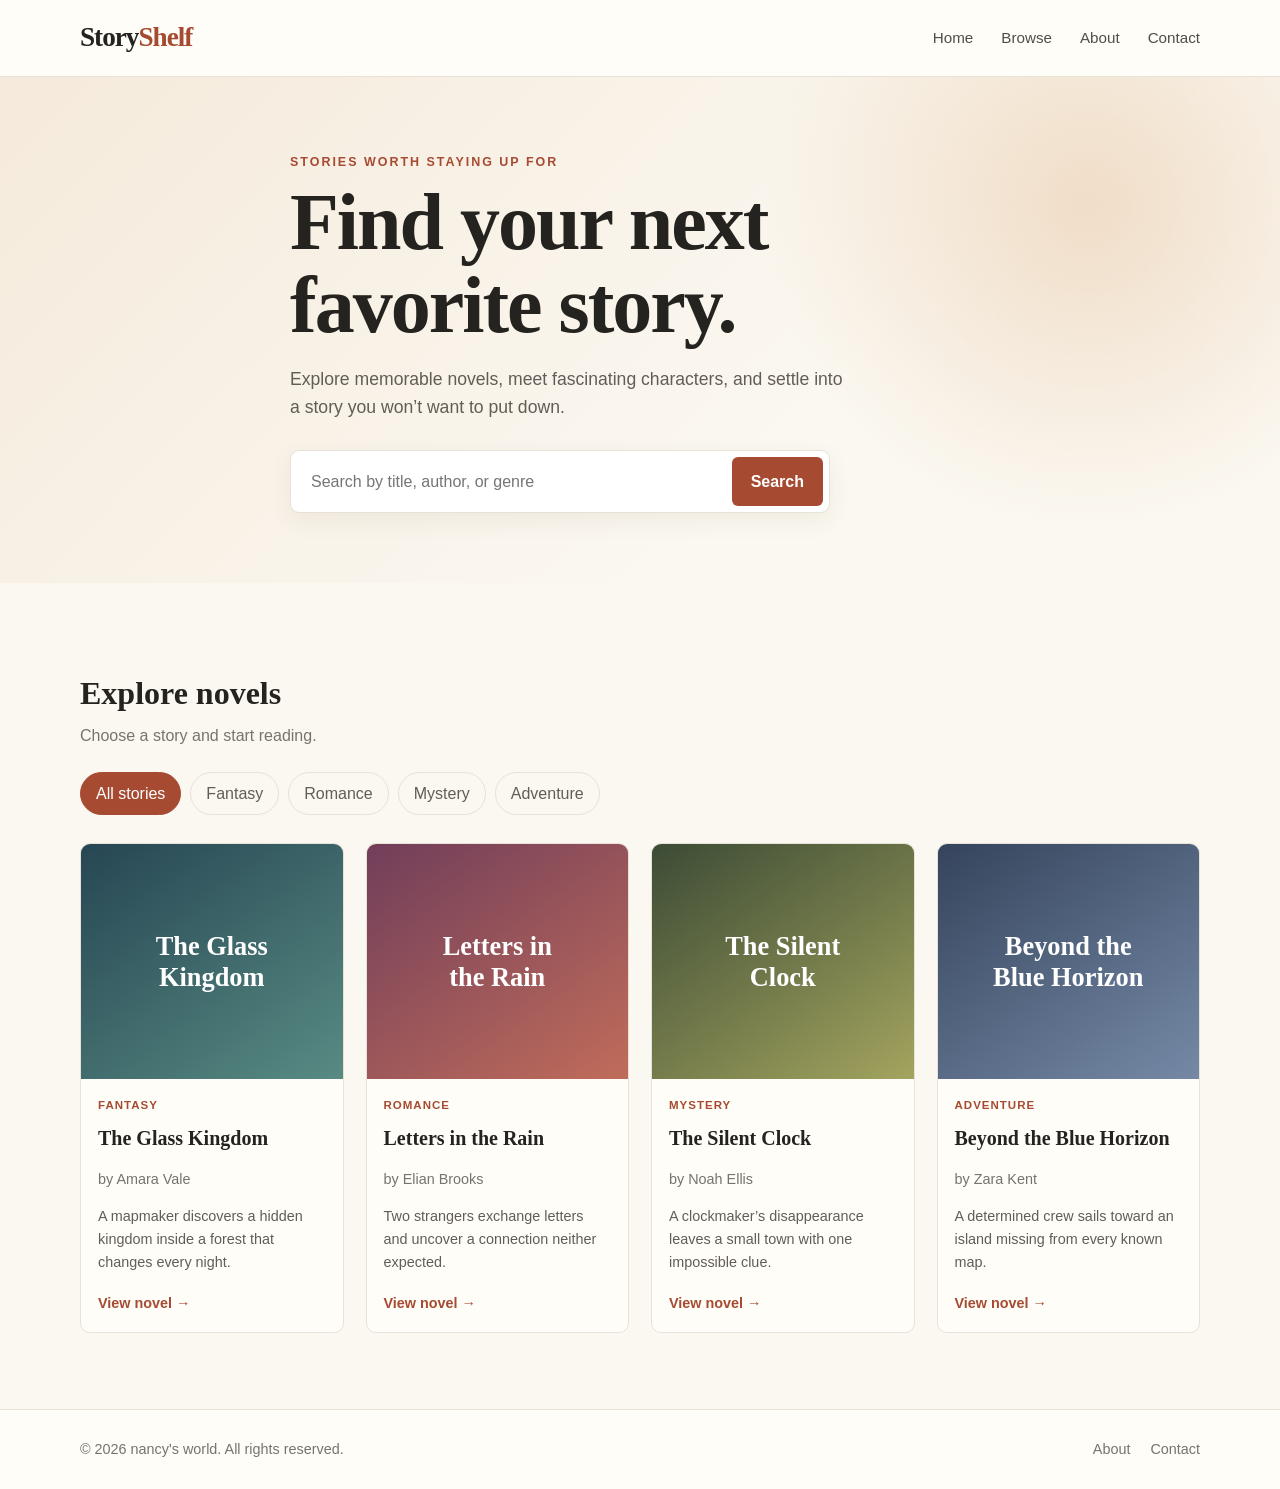
<file: index.html>
<!DOCTYPE html>
<html>
<head>
  <meta charset="UTF-8">
  <meta name="viewport" content="width=device-width, initial-scale=1.0">
  <meta name="description" content="Discover stories and novels to read online.">
  <title>StoryShelf — Discover Your Next Read</title>
  <link rel="stylesheet" href="style.css">
</head>
<body>
  <header>
    <div class="container navbar">
      <a class="brand" href="index.html">Story<span>Shelf</span></a>
      <nav aria-label="Main navigation">
        <a href="index.html">Home</a>
        <a href="#novels">Browse</a>
        <a href="about.html">About</a>
        <a href="contact.html">Contact</a>
      </nav>
    </div>
  </header>

  <section class="hero">
    <div class="container hero-content">
      <div class="eyebrow">Stories worth staying up for</div>
      <h1>Find your next favorite story.</h1>
      <p>Explore memorable novels, meet fascinating characters, and settle into a story you won’t want to put down.</p>

      <form class="search-form" id="searchForm" role="search">
        <label for="searchInput" hidden>Search novels</label>
        <input id="searchInput" type="search" placeholder="Search by title, author, or genre">
        <button type="submit">Search</button>
      </form>
    </div>
  </section>

  <main class="container" id="novels">
    <div class="section-heading">
      <h2>Explore novels</h2>
      <p>Choose a story and start reading.</p>
    </div>

    <div class="filters" aria-label="Filter novels by genre">
      <button class="filter active" data-genre="all">All stories</button>
      <button class="filter" data-genre="fantasy">Fantasy</button>
      <button class="filter" data-genre="romance">Romance</button>
      <button class="filter" data-genre="mystery">Mystery</button>
      <button class="filter" data-genre="adventure">Adventure</button>
    </div>

    <div class="novel-grid" id="novelGrid">
      <article class="novel-card" data-genre="fantasy" data-search="the glass kingdom amara vale fantasy">
        <div class="cover cover-1">The Glass<br>Kingdom</div>
        <div class="novel-info">
          <div class="genre">Fantasy</div>
          <h3>The Glass Kingdom</h3>
          <p class="author">by Amara Vale</p>
          <p class="description">A mapmaker discovers a hidden kingdom inside a forest that changes every night.</p>
          <a class="read-link" href="novel.html">View novel →</a>
        </div>
      </article>

      <article class="novel-card" data-genre="romance" data-search="letters in the rain elian brooks romance">
        <div class="cover cover-2">Letters in<br>the Rain</div>
        <div class="novel-info">
          <div class="genre">Romance</div>
          <h3>Letters in the Rain</h3>
          <p class="author">by Elian Brooks</p>
          <p class="description">Two strangers exchange letters and uncover a connection neither expected.</p>
          <a class="read-link" href="novel.html">View novel →</a>
        </div>
      </article>

      <article class="novel-card" data-genre="mystery" data-search="the silent clock noah ellis mystery">
        <div class="cover cover-3">The Silent<br>Clock</div>
        <div class="novel-info">
          <div class="genre">Mystery</div>
          <h3>The Silent Clock</h3>
          <p class="author">by Noah Ellis</p>
          <p class="description">A clockmaker’s disappearance leaves a small town with one impossible clue.</p>
          <a class="read-link" href="novel.html">View novel →</a>
        </div>
      </article>

      <article class="novel-card" data-genre="adventure" data-search="beyond the blue horizon zara kent adventure">
        <div class="cover cover-4">Beyond the<br>Blue Horizon</div>
        <div class="novel-info">
          <div class="genre">Adventure</div>
          <h3>Beyond the Blue Horizon</h3>
          <p class="author">by Zara Kent</p>
          <p class="description">A determined crew sails toward an island missing from every known map.</p>
          <a class="read-link" href="novel.html">View novel →</a>
        </div>
      </article>
    </div>

    <p class="empty-state" id="emptyState">No novels match your search. Try another title or genre.</p>
  </main>

  <footer>
    <div class="container footer-content">
      <span>© 2026 nancy's world. All rights reserved.</span>
      <div class="footer-links">
        <a href="about.html">About</a>
        <a href="contact.html">Contact</a>
      </div>
    </div>
  </footer>

  <script>
    const searchInput = document.getElementById("searchInput");
    const cards = [...document.querySelectorAll(".novel-card")];
    const filters = [...document.querySelectorAll(".filter")];
    const emptyState = document.getElementById("emptyState");
    let selectedGenre = "all";

    function updateNovels() {
      const query = searchInput.value.trim().toLowerCase();
      let visibleCount = 0;

      cards.forEach((card) => {
        const matchesGenre =
          selectedGenre === "all" || card.dataset.genre === selectedGenre;
        const matchesSearch = card.dataset.search.includes(query);
        const visible = matchesGenre && matchesSearch;

        card.hidden = !visible;
        if (visible) visibleCount++;
      });

      emptyState.style.display = visibleCount ? "none" : "block";
    }

    filters.forEach((button) => {
      button.addEventListener("click", () => {
        filters.forEach((filter) => filter.classList.remove("active"));
        button.classList.add("active");
        selectedGenre = button.dataset.genre;
        updateNovels();
      });
    });

    searchInput.addEventListener("input", updateNovels);

    document.getElementById("searchForm").addEventListener("submit", (event) => {
      event.preventDefault();
      updateNovels();
      document.getElementById("novels").scrollIntoView({ behavior: "smooth" });
    });
  </script>
</body>
</html>
</file>
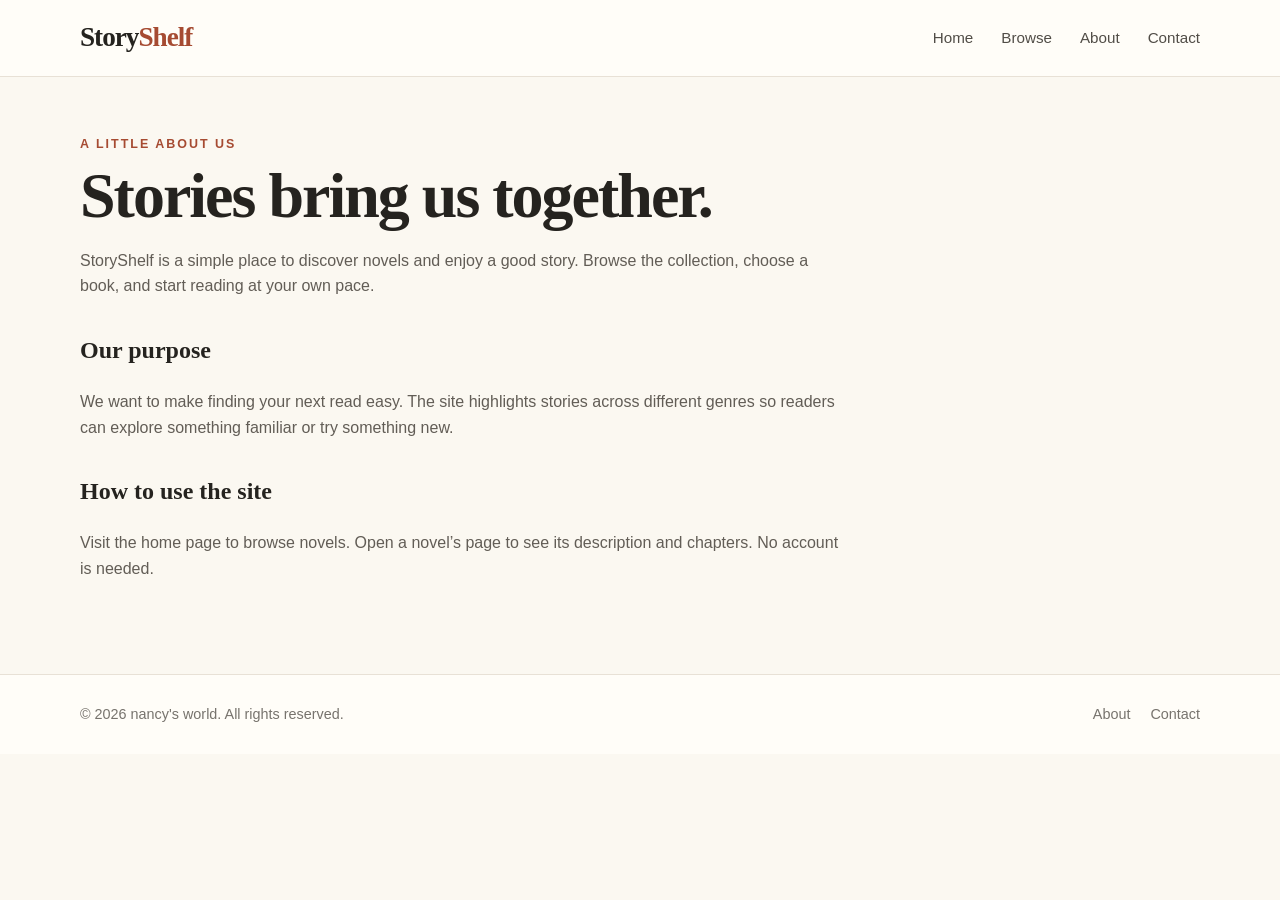
<file: about.html>
<!DOCTYPE html>
<html lang="en">
<head>
  <meta charset="UTF-8">
  <meta name="viewport" content="width=device-width, initial-scale=1.0">
  <meta name="description" content="Learn about StoryShelf, a place to discover novels.">
  <title>About — StoryShelf</title>
  <link rel="stylesheet" href="style.css">
</head>
<body>
  <header>
    <div class="container navbar">
      <a class="brand" href="index.html">Story<span>Shelf</span></a>
      <nav aria-label="Main navigation">
        <a href="index.html">Home</a>
        <a href="index.html#novels">Browse</a>
        <a href="about.html">About</a>
        <a href="contact.html">Contact</a>
      </nav>
    </div>
  </header>

  <main class="container">
    <article class="page-content">
      <div class="eyebrow">A little about us</div>
      <h1>Stories bring us together.</h1>
      <p>
        StoryShelf is a simple place to discover novels and enjoy a good story.
        Browse the collection, choose a book, and start reading at your own pace.
      </p>

      <h2>Our purpose</h2>
      <p>
        We want to make finding your next read easy. The site highlights stories
        across different genres so readers can explore something familiar or try
        something new.
      </p>

      <h2>How to use the site</h2>
      <p>
        Visit the home page to browse novels. Open a novel’s page to see its
        description and chapters. No account is needed.
      </p>
    </article>
  </main>

  <footer>
    <div class="container footer-content">
      <span>© 2026 nancy's world. All rights reserved.</span>
      <div class="footer-links">
        <a href="about.html">About</a>
        <a href="contact.html">Contact</a>
      </div>
    </div>
  </footer>
</body>
</html>
</file>
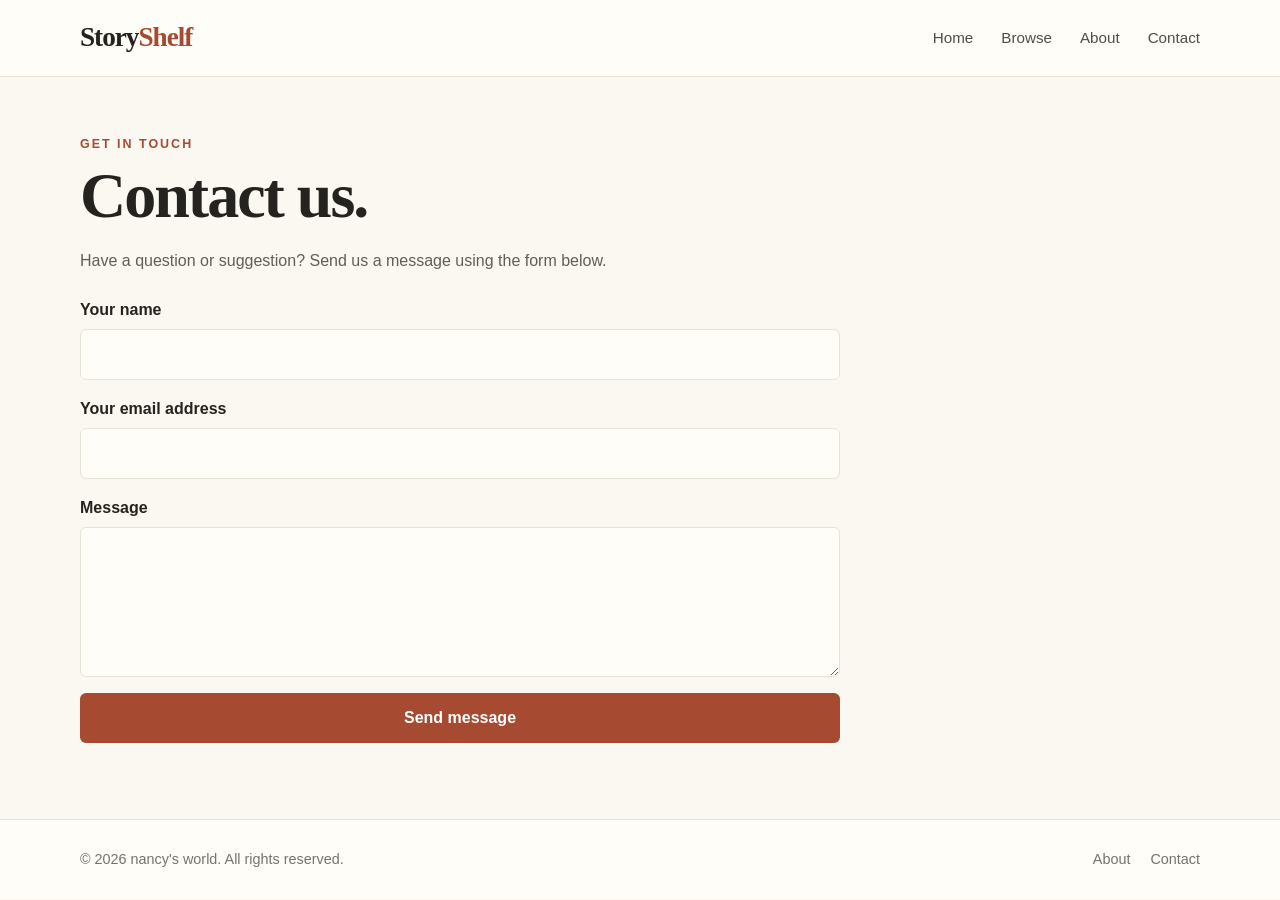
<file: contact.html>
<!DOCTYPE html>
<html lang="en">
<head>
  <meta charset="UTF-8">
  <meta name="viewport" content="width=device-width, initial-scale=1.0">
  <meta name="description" content="Contact the StoryShelf website team.">
  <title>Contact — StoryShelf</title>
  <link rel="stylesheet" href="style.css">
</head>
<body>
  <header>
    <div class="container navbar">
      <a class="brand" href="index.html">Story<span>Shelf</span></a>
      <nav aria-label="Main navigation">
        <a href="index.html">Home</a>
        <a href="index.html#novels">Browse</a>
        <a href="about.html">About</a>
        <a href="contact.html">Contact</a>
      </nav>
    </div>
  </header>

  <main class="container">
    <article class="page-content">
      <div class="eyebrow">Get in touch</div>
      <h1>Contact us.</h1>
      <p>
        Have a question or suggestion? Send us a message using the form below.
      </p>

      <form class="contact-form" id="contactForm">
  <label for="name">
    Your name
    <input id="name" name="name" type="text" required>
  </label>

  <label for="email">
    Your email address
    <input id="email" name="email" type="email" required>
  </label>

  <label for="message">
    Message
    <textarea id="message" name="message" required></textarea>
  </label>

  <button class="button" type="submit">Send message</button>
</form>

<script>
  document.getElementById("contactForm").addEventListener("submit", function (event) {
    event.preventDefault();

    const name = document.getElementById("name").value.trim();
    const visitorEmail = document.getElementById("email").value.trim();
    const message = document.getElementById("message").value.trim();

    const subject = encodeURIComponent("Message from the StoryShelf website");
    const body = encodeURIComponent(
      `Name: ${name}\nVisitor email: ${visitorEmail}\n\nMessage:\n${message}`
    );

    window.location.href =
      `mailto:nancycharles2k5@gmail.com?subject=${subject}&body=${body}`;
  });
</script>
    </article>
  </main>

  <footer>
    <div class="container footer-content">
      <span>© 2026 nancy's world. All rights reserved.</span>
      <div class="footer-links">
        <a href="about.html">About</a>
        <a href="contact.html">Contact</a>
      </div>
    </div>
  </footer>
</body>
</html>
</file>
<file: style.css>
:root {
  --ink: #25231f;
  --muted: #77736d;
  --paper: #fbf8f1;
  --surface: #fffdf8;
  --accent: #a64b32;
  --accent-dark: #7f3625;
  --line: #e8e1d6;
  --serif: Georgia, "Times New Roman", serif;
  --sans: Arial, Helvetica, sans-serif;
}

* {
  box-sizing: border-box;
}

body {
  margin: 0;
  background: var(--paper);
  color: var(--ink);
  font-family: var(--sans);
  line-height: 1.6;
}

a {
  color: inherit;
  text-decoration: none;
}

.container {
  width: min(1120px, calc(100% - 40px));
  margin-inline: auto;
}

header {
  background: var(--surface);
  border-bottom: 1px solid var(--line);
}

.navbar {
  min-height: 76px;
  display: flex;
  align-items: center;
  justify-content: space-between;
  gap: 24px;
}

.brand {
  font-family: var(--serif);
  font-size: 1.7rem;
  font-weight: bold;
  letter-spacing: -1px;
}

.brand span {
  color: var(--accent);
}

nav {
  display: flex;
  align-items: center;
  gap: 28px;
  color: #514d47;
  font-size: 0.95rem;
}

nav a:hover,
.footer-links a:hover {
  color: var(--accent);
}

.hero {
  padding: 76px 0 70px;
  background:
    radial-gradient(circle at 85% 25%, #f0ddc7 0, transparent 28%),
    linear-gradient(135deg, #f5eadb, #fbf8f1 65%);
}

.hero-content {
  max-width: 700px;
}

.eyebrow,
.genre {
  color: var(--accent);
  font-size: 0.78rem;
  font-weight: bold;
  letter-spacing: 1px;
  text-transform: uppercase;
}

.eyebrow {
  letter-spacing: 2px;
}

h1,
h2,
h3 {
  font-family: var(--serif);
}

h1 {
  max-width: 650px;
  margin: 8px 0 18px;
  font-size: clamp(2.7rem, 7vw, 5rem);
  line-height: 1.04;
  letter-spacing: -2px;
}

.hero p,
.page-content p {
  color: #625d56;
}

.hero p {
  max-width: 560px;
  margin-bottom: 28px;
  font-size: 1.1rem;
}

.search-form {
  display: flex;
  max-width: 540px;
  padding: 6px;
  border: 1px solid var(--line);
  border-radius: 9px;
  background: white;
  box-shadow: 0 8px 24px #4b382011;
}

.search-form input {
  flex: 1;
  min-width: 0;
  padding: 12px 14px;
  border: 0;
  outline: 0;
  font: inherit;
}

.search-form button,
.button {
  border: 0;
  border-radius: 6px;
  padding: 12px 19px;
  background: var(--accent);
  color: white;
  cursor: pointer;
  font: inherit;
  font-weight: bold;
}

.search-form button:hover,
.button:hover {
  background: var(--accent-dark);
}

main {
  padding: 58px 0 76px;
}

.section-heading {
  margin-bottom: 23px;
}

.section-heading h2 {
  margin-bottom: 4px;
  font-size: 2rem;
}

.section-heading p {
  margin: 0;
  color: var(--muted);
}

.filters {
  display: flex;
  flex-wrap: wrap;
  gap: 9px;
  margin-bottom: 28px;
}

.filter {
  padding: 8px 15px;
  border: 1px solid var(--line);
  border-radius: 99px;
  background: transparent;
  color: #625d56;
  cursor: pointer;
  font: inherit;
}

.filter:hover,
.filter.active {
  border-color: var(--accent);
  background: var(--accent);
  color: white;
}

.novel-grid {
  display: grid;
  grid-template-columns: repeat(4, 1fr);
  gap: 22px;
}

.novel-card {
  overflow: hidden;
  border: 1px solid var(--line);
  border-radius: 10px;
  background: var(--surface);
  transition: transform 0.2s, box-shadow 0.2s;
}

.novel-card:hover {
  transform: translateY(-4px);
  box-shadow: 0 12px 28px #34261914;
}

.cover {
  min-height: 235px;
  display: grid;
  place-items: center;
  padding: 24px;
  color: white;
  text-align: center;
  font-family: var(--serif);
  font-size: 1.65rem;
  font-weight: bold;
  line-height: 1.15;
}

.cover-1 { background: linear-gradient(145deg, #264653, #588b83); }
.cover-2 { background: linear-gradient(145deg, #713e5a, #c06c5a); }
.cover-3 { background: linear-gradient(145deg, #3c4b35, #a3a45e); }
.cover-4 { background: linear-gradient(145deg, #35445c, #7589a6); }

.novel-info {
  padding: 17px;
}

.genre {
  margin-bottom: 7px;
  font-size: 0.72rem;
}

.novel-info h3 {
  margin: 0 0 4px;
  font-size: 1.25rem;
}

.author {
  margin-bottom: 12px;
  color: var(--muted);
  font-size: 0.9rem;
}

.description {
  margin-bottom: 15px;
  color: #625d56;
  font-size: 0.9rem;
}

.read-link {
  color: var(--accent);
  font-size: 0.9rem;
  font-weight: bold;
}

.empty-state {
  display: none;
  padding: 32px;
  color: var(--muted);
  text-align: center;
}

.page-content {
  max-width: 760px;
}

.page-content h1 {
  font-size: clamp(2.5rem, 6vw, 4rem);
}

.page-content h2 {
  margin-top: 32px;
}

.contact-form {
  display: grid;
  gap: 16px;
  margin-top: 24px;
}

.contact-form label {
  display: grid;
  gap: 6px;
  font-weight: bold;
}

.contact-form input,
.contact-form textarea {
  width: 100%;
  padding: 12px;
  border: 1px solid var(--line);
  border-radius: 6px;
  background: var(--surface);
  color: var(--ink);
  font: inherit;
}

.contact-form textarea {
  min-height: 150px;
  resize: vertical;
}

footer {
  padding: 28px 0;
  border-top: 1px solid var(--line);
  background: var(--surface);
  color: var(--muted);
  font-size: 0.9rem;
}

.footer-content {
  display: flex;
  justify-content: space-between;
  gap: 20px;
}

.footer-links {
  display: flex;
  gap: 20px;
}

@media (max-width: 850px) {
  .novel-grid {
    grid-template-columns: repeat(2, 1fr);
  }
}

@media (max-width: 560px) {
  .container {
    width: min(100% - 28px, 1120px);
  }

  .navbar {
    min-height: 68px;
  }

  nav {
    gap: 14px;
    font-size: 0.85rem;
  }

  .brand {
    font-size: 1.45rem;
  }

  .hero {
    padding: 58px 0;
  }

  .search-form button {
    padding-inline: 13px;
  }

  .novel-grid {
    gap: 13px;
  }

  .cover {
    min-height: 175px;
    padding: 15px;
    font-size: 1.3rem;
  }

  .novel-info {
    padding: 13px;
  }

  .footer-content {
    flex-direction: column;
  }
}

@media (max-width: 380px) {
  nav {
    gap: 9px;
    font-size: 0.78rem;
  }

  .novel-grid {
    grid-template-columns: 1fr;
  }

  .cover {
    min-height: 220px;
  }
}
</file>
